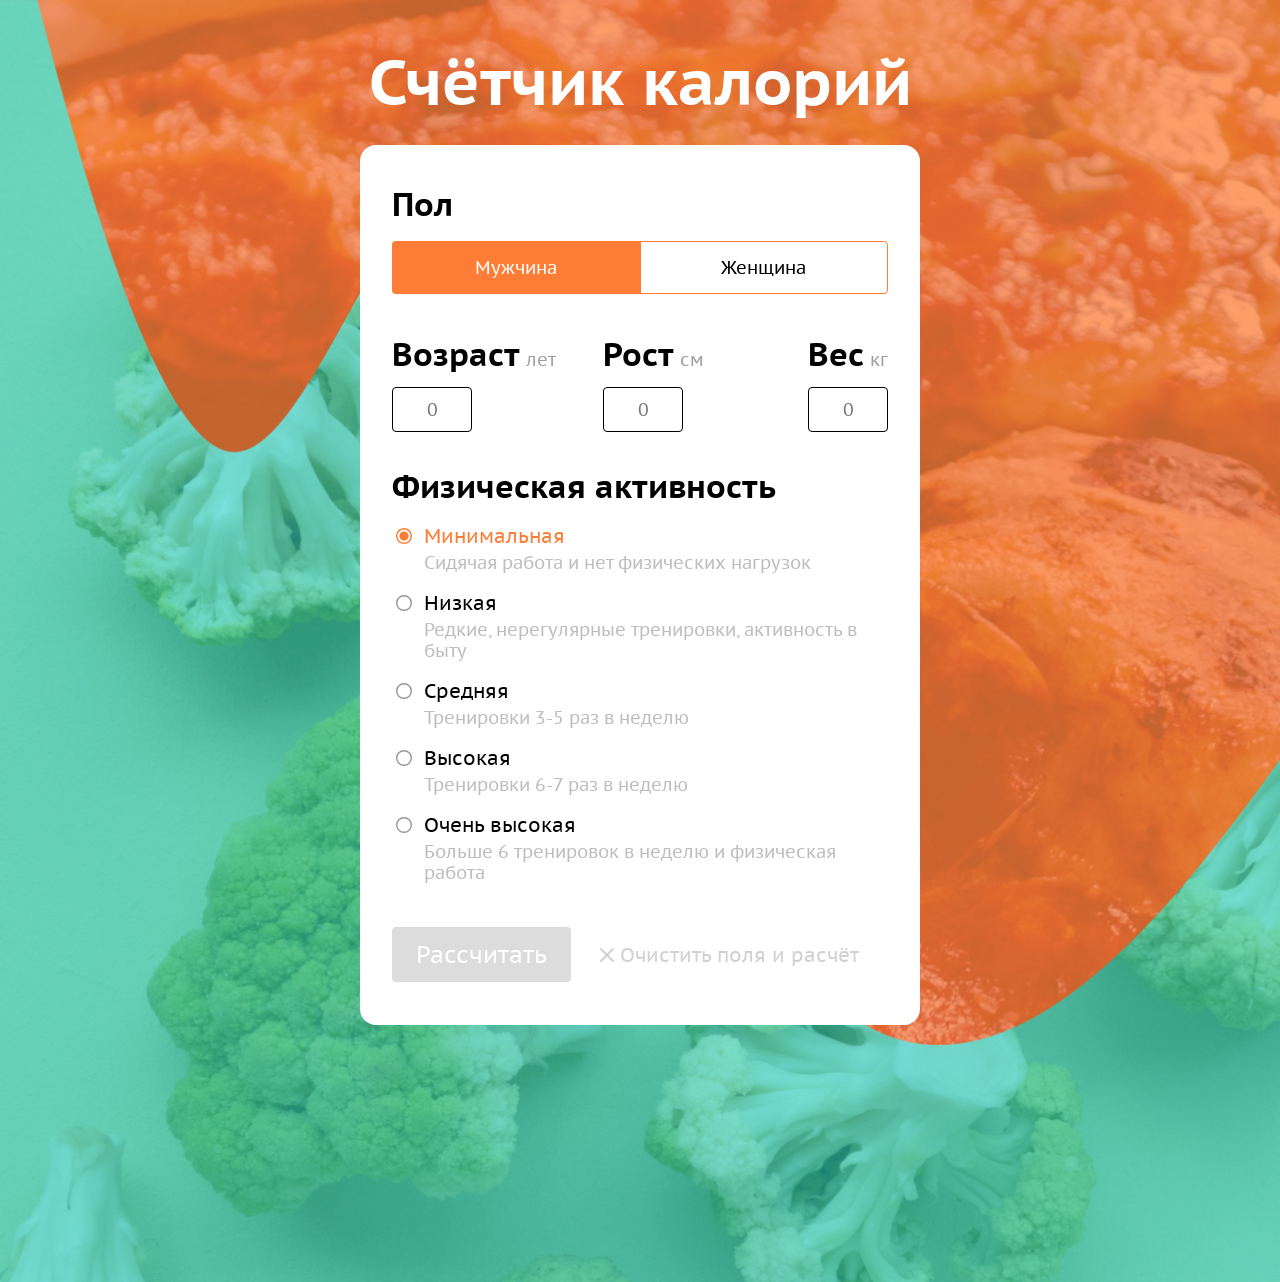
<file: DIPLOM calorie counter/index.html>
<!DOCTYPE html>
<html lang="ru">
<head>
  <meta charset="UTF-8">
  <meta http-equiv="X-UA-Compatible" content="ie=edge">
  <meta name="viewport" content="width=device-width, initial-scale=1.0, viewport-fit=cover">
  <link rel="preload" href="fonts/pt-sans-caption-bold.woff2" as="font" type="font/woff2" crossorigin="anonymous">
  <link rel="preload" href="fonts/pt-sans-caption-regular.woff2" as="font" type="font/woff2" crossorigin="anonymous">
  <link rel="stylesheet" href="css/normalize.css">
  <link rel="stylesheet" href="css/style.css">
  <title>Счётчик калорий</title>
</head>
<body class="page">
  <main class="main">
    <div class="container">
      <article class="counter">
        <h1 class="counter__heading heading-main">
          Счётчик калорий
        </h1>
        <form class="counter__form form" name="counter" action="#" method="post">
          <div class="form__item">
            <h2 class="heading">
              Пол
            </h2>
            <ul class="switcher">
              <li class="switcher__item">
                <input id="gender-male" name="gender" value="male" type="radio" checked required>
                <label for="gender-male">
                  Мужчина
                </label>
              </li>
              <li class="switcher__item">
                <input id="gender-female" name="gender" value="female" type="radio" required>
                <label for="gender-female">
                  Женщина
                </label>
              </li>
            </ul>
          </div>
          <fieldset class="form__item form__parameters" name="parameters">
            <legend class="visually-hidden">
              Физические параметры
            </legend>
            <div class="inputs-group">
              <div class="input">
                <div class="input__heading">
                  <label class="heading" for="age">
                    Возраст
                  </label>
                  <span class="input__heading-unit">
                    лет
                  </span>
                </div>
                <div class="input__wrapper">
                  <input type="text" id="age" name="age" placeholder="0" inputmode="decimal" maxlength="3" required>
                </div>
              </div>
              <div class="input">
                <div class="input__heading">
                  <label class="heading" for="height">
                    Рост
                  </label>
                  <span class="input__heading-unit">
                    см
                  </span>
                </div>
                <div class="input__wrapper">
                  <input type="text" id="height" name="height" placeholder="0" inputmode="decimal" maxlength="3" required>
                </div>
              </div>
              <div class="input">
                <div class="input__heading">
                  <label class="heading" for="weight">
                    Вес
                  </label>
                  <span class="input__heading-unit">
                    кг
                  </span>
                </div>
                <div class="input__wrapper">
                  <input type="text" id="weight" name="weight" placeholder="0" inputmode="decimal" maxlength="3" required>
                </div>
              </div>
            </div>
          </fieldset>
          <fieldset class="form__item">
            <legend class="heading">
              Физическая активность
            </legend>
            <ul class="radios-group">
              <li class="radio">
                <div class="radio__wrapper">
                  <input id="activity-minimal" name="activity" value="min" type="radio" checked required>
                  <label for="activity-minimal">
                    Минимальная
                  </label>
                </div>
                <p class="radio__description">
                  Сидячая работа и нет физических нагрузок
                </p>
              </li>
              <li class="radio">
                <div class="radio__wrapper">
                  <input id="activity-low" name="activity" value="low" type="radio" required>
                  <label for="activity-low">
                    Низкая
                  </label>
                </div>
                <p class="radio__description">
                  Редкие, нерегулярные тренировки, активность в быту
                </p>
              </li>
              <li class="radio">
                <div class="radio__wrapper">
                  <input id="activity-medium" name="activity" value="medium" type="radio" required>
                  <label for="activity-medium">
                    Средняя
                  </label>
                </div>
                <p class="radio__description">
                  Тренировки 3-5 раз в неделю
                </p>
              </li>
              <li class="radio">
                <div class="radio__wrapper">
                  <input id="activity-high" name="activity" value="high" type="radio" required>
                  <label for="activity-high">
                    Высокая
                  </label>
                </div>
                <p class="radio__description">
                  Тренировки 6-7 раз в неделю
                </p>
              </li>
              <li class="radio">
                <div class="radio__wrapper">
                  <input id="activity-maximal" name="activity" value="max" type="radio" required>
                  <label for="activity-maximal">
                    Очень высокая
                  </label>
                </div>
                <p class="radio__description">
                  Больше 6 тренировок в неделю и физическая работа
                </p>
              </li>
            </ul>
          </fieldset>
          <div class="form__submit">
            <button class="form__submit-button button" name="submit" type="submit" disabled>
              Рассчитать
            </button>
            <button class="form__reset-button" name="reset" type="reset" disabled>
              <svg width="24" height="24" viewbox="0 0 24 24" fill="#FD3636" xmlns="http://www.w3.org/2000/svg">
                <path fill-rule="evenodd" clip-rule="evenodd" d="M13.4143 12.0002L18.7072 6.70725C19.0982 6.31625 19.0982 5.68425 18.7072 5.29325C18.3162 4.90225 17.6842 4.90225 17.2933 5.29325L12.0002 10.5862L6.70725 5.29325C6.31625 4.90225 5.68425 4.90225 5.29325 5.29325C4.90225 5.68425 4.90225 6.31625 5.29325 6.70725L10.5862 12.0002L5.29325 17.2933C4.90225 17.6842 4.90225 18.3162 5.29325 18.7072C5.48825 18.9022 5.74425 19.0002 6.00025 19.0002C6.25625 19.0002 6.51225 18.9022 6.70725 18.7072L12.0002 13.4143L17.2933 18.7072C17.4882 18.9022 17.7443 19.0002 18.0002 19.0002C18.2562 19.0002 18.5122 18.9022 18.7072 18.7072C19.0982 18.3162 19.0982 17.6842 18.7072 17.2933L13.4143 12.0002Z"/>
              </svg>
              <span>
                Очистить поля и расчёт
              </span>
            </button>
          </div>
        </form>
        <section class="counter__result counter__result--hidden">
          <h2 class="heading">
            Ваша норма калорий
          </h2>
          <ul class="counter__result-list">
            <li class="counter__result-item">
              <h3>
                <span id="calories-norm">3 800</span> ккал
              </h3>
              <p>
                поддержание веса
              </p>
            </li>
            <li class="counter__result-item">
              <h3>
                <span id="calories-minimal">3 300</span> ккал
              </h3>
              <p>
                снижение веса
              </p>
            </li>
            <li class="counter__result-item">
              <h3>
                <span id="calories-maximal">4 000</span> ккал
              </h3>
              <p>
                набор веса
              </p>
            </li>
          </ul>
        </section>
      </article>
    </div>
  </main>
  <script type="module" src="js/script.js"></script>
</body>
</html>
</file>
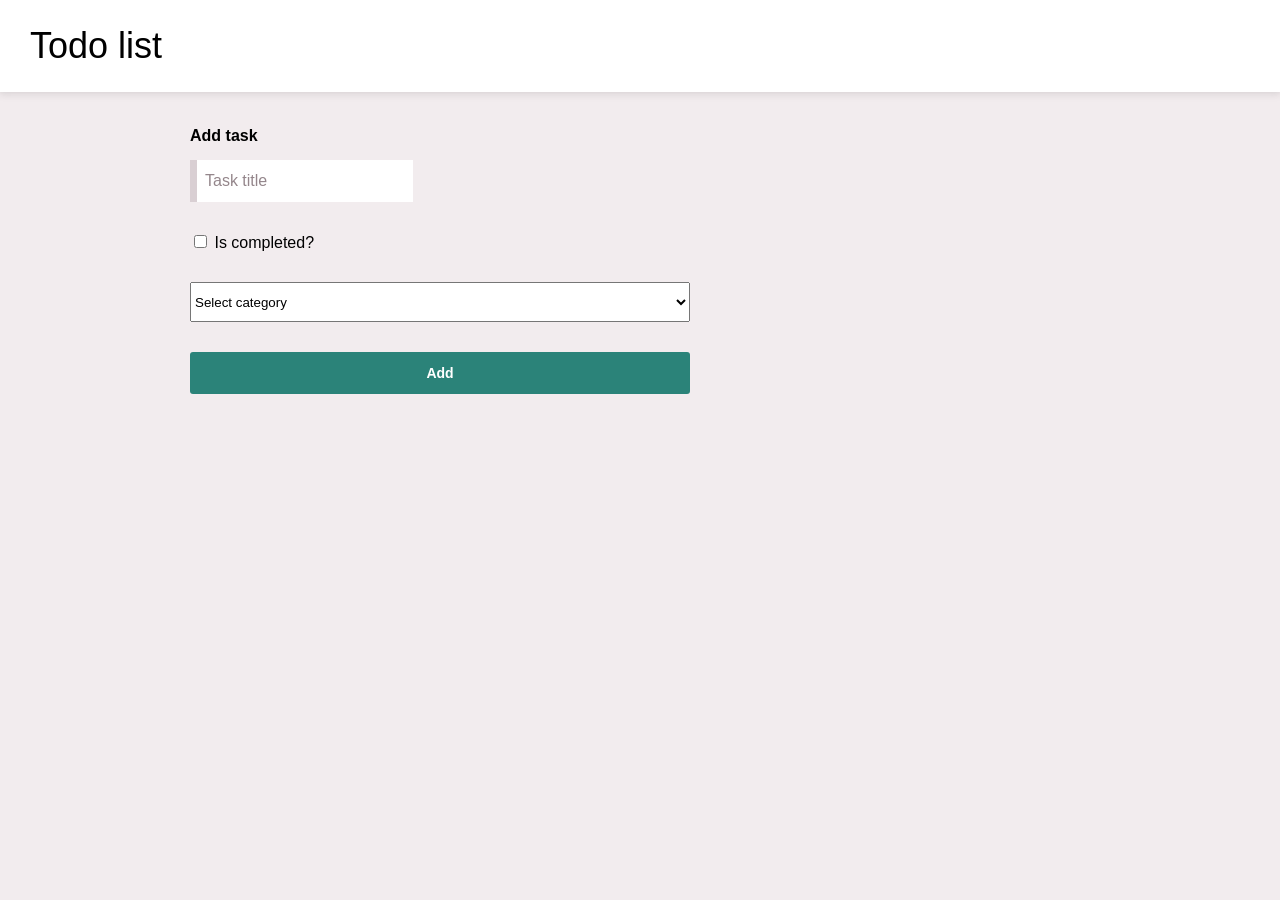
<file: task 15.05.22/todo/index.html>
<!DOCTYPE html>
<html lang="en">
<head>
    <meta charset="UTF-8">
    <meta http-equiv="X-UA-Compatible" content="IE=edge">
    <meta name="viewport" content="width=device-width, initial-scale=1.0">
    <title>Document</title>
    <link rel="stylesheet" href="css/style.css">
</head>
<body>

  <nav class="navbar">
    <h1 class="nav-brand">Todo list</h1>
  </nav>
  
  <main class="container">
    <form id="todo-list-form">
      <div>
        <label class="label" for="component-name">Add task</label>
        <input type="string" class="input" required placeholder="Task title" id="todo-title">
      </div>
      <label>
        <input type="checkbox" id="todo-completed" value="" /> Is completed?
      </label>
      <select required id="todo-category">
        <option value="">Select category</option>
        <option value="work">Work</option>
        <option value="personal">Personal</option>
      </select>
      <input type="submit" class="btn btn-default" value="Add" />
    </form>
    <ul id="todo-list"></ul>
  </main>
  <script type="module" src="js/index.js"></script>
      
  <!-- <script type="module" src="js/index.js"></script> -->
</body>
</html>
</file>
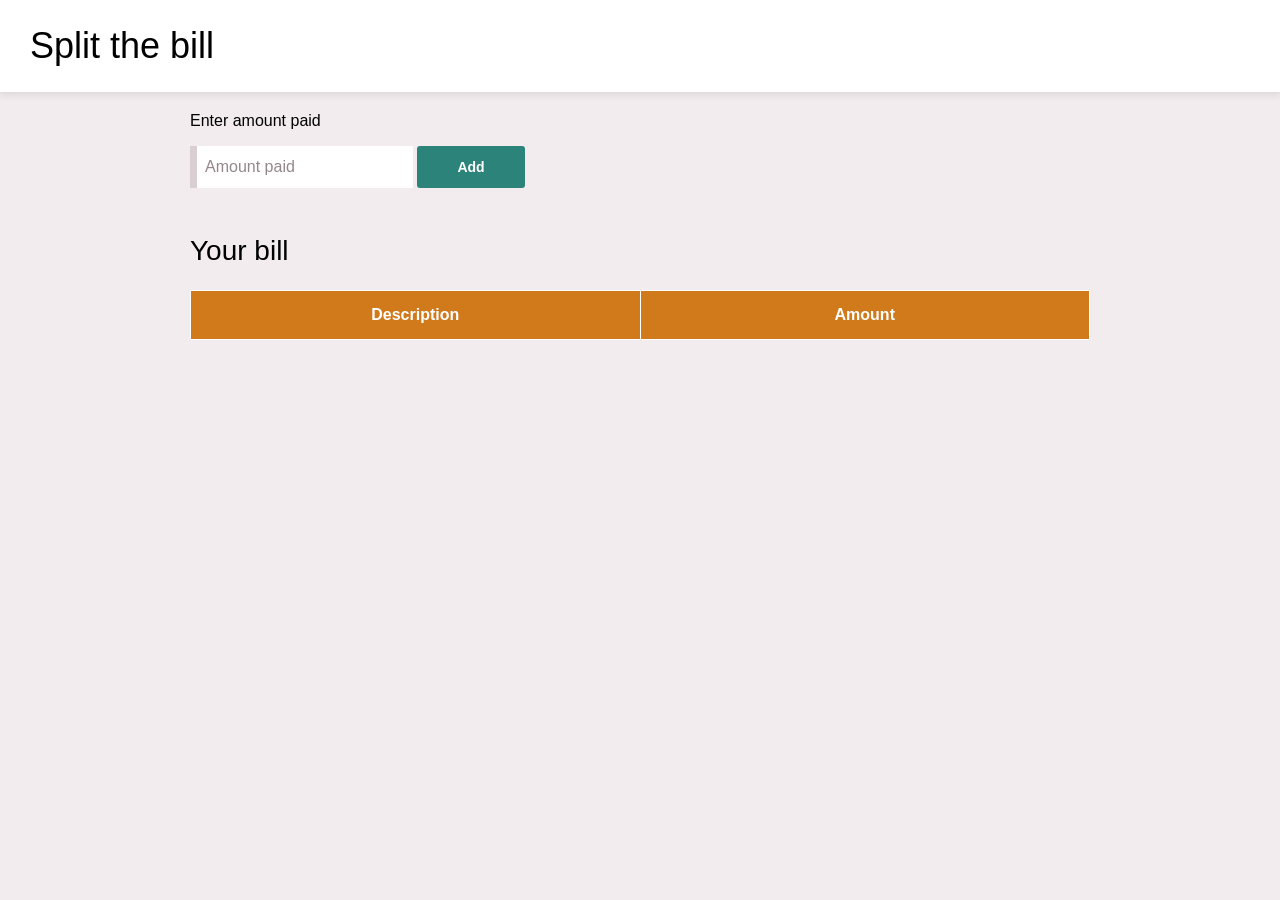
<file: task 22.05.22/bill/index.html>
<!DOCTYPE html>
<html lang="en">
<head>
    <meta charset="UTF-8">
    <meta http-equiv="X-UA-Compatible" content="IE=edge">
    <meta name="viewport" content="width=device-width, initial-scale=1.0">
    <title>Document</title>
    <link rel="stylesheet" href="css/style.css">
</head>
<body>

  
  <nav class="navbar">
    <h1 class="nav-brand">Split the bill</h1>
  </nav>
  
  <main class="container">
    <form id="amount-form">
      <label class="label" for="component-name">Enter amount paid</label>
      <input type="number" class="input" placeholder="Amount paid" id="amount" autocomplete="off">
      <input type="submit" class="btn btn-accent" value="Add" />
    </form>
  
    <div class="table-container">
      <h2>Your bill</h2>
      <table class="table" border="1">
        <thead>
          <tr>
            <th width="50%">Description</th>
            <th>Amount</th>
          </tr>
        </thead>
        <tbody id="tbody">
        </tbody>
      </table>
    </div>
  </main>
  <script type="module" src="js/index.js"></script>
      
  <!-- <script type="module" src="js/index.js"></script> -->
</body>
</html>
</file>
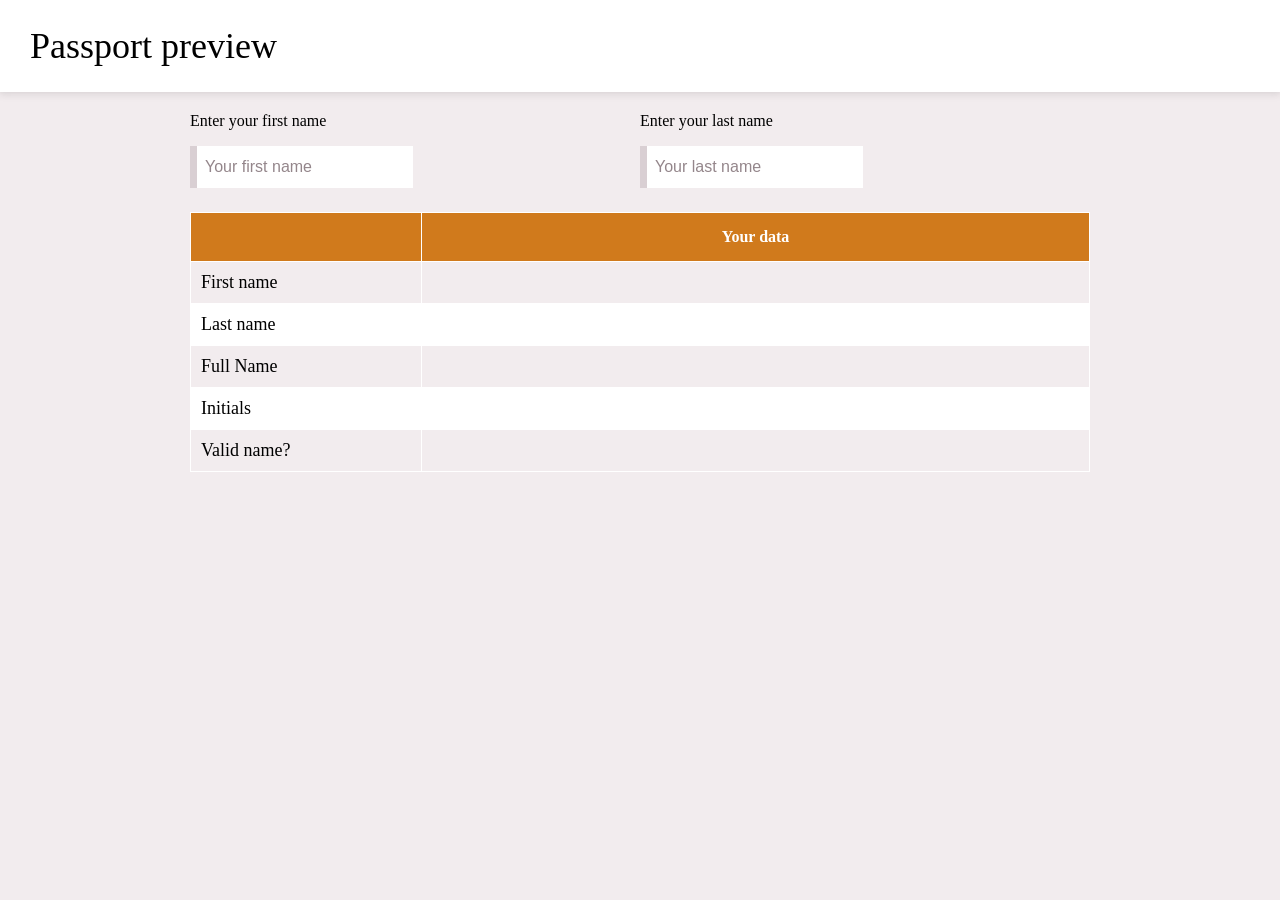
<file: task 22.05.22/passport/index.html>
<!DOCTYPE html>
<html lang="en">
<head>
    <meta charset="UTF-8">
    <meta http-equiv="X-UA-Compatible" content="IE=edge">
    <meta name="viewport" content="width=device-width, initial-scale=1.0">
    <title>Document</title>
    <link rel="stylesheet" href="css/style.css">
</head>
<body>

  
  <nav class="navbar">
    <h1 class="nav-brand">Passport preview</h1>
  </nav>
  
  <main class="container">
    <div class="names-input">
      <div>
        <label class="label" for="component-name">Enter your first name</label>
        <input type="text" class="input" placeholder="Your first name" id="first-name" autocomplete="off">
      </div>
      <div>
        <label class="label" for="component-name">Enter your last name</label>
        <input type="text" class="input" placeholder="Your last name" id="last-name" autocomplete="off">
      </div>
    </div>
  
    <div class="table-container">
      <table class="table" border="1">
        <thead>
          <tr>
            <th width="200px"></th>
            <th>Your data</th>
          </tr>
        </thead>
        <tbody>
          <tr>
            <td>First name</td>
            <td id="answer1"></td>
          </tr>
          <tr>
            <td>Last name</td>
            <td id="answer2"></td>
          </tr>
          <tr>
            <td>Full Name</td>
            <td id="answer3"></td>
          </tr>
          <tr>
            <td>Initials</td>
            <td id="answer4"></td>
          </tr>
          <tr>
            <td>Valid name?</td>
            <td id="answer5"></td>
          </tr>
        </tbody>
      </table>
    </div>
  </main>
  <script type="module" src="js/index.js"></script>
      
  <!-- <script type="module" src="js/index.js"></script> -->
</body>
</html>
</file>
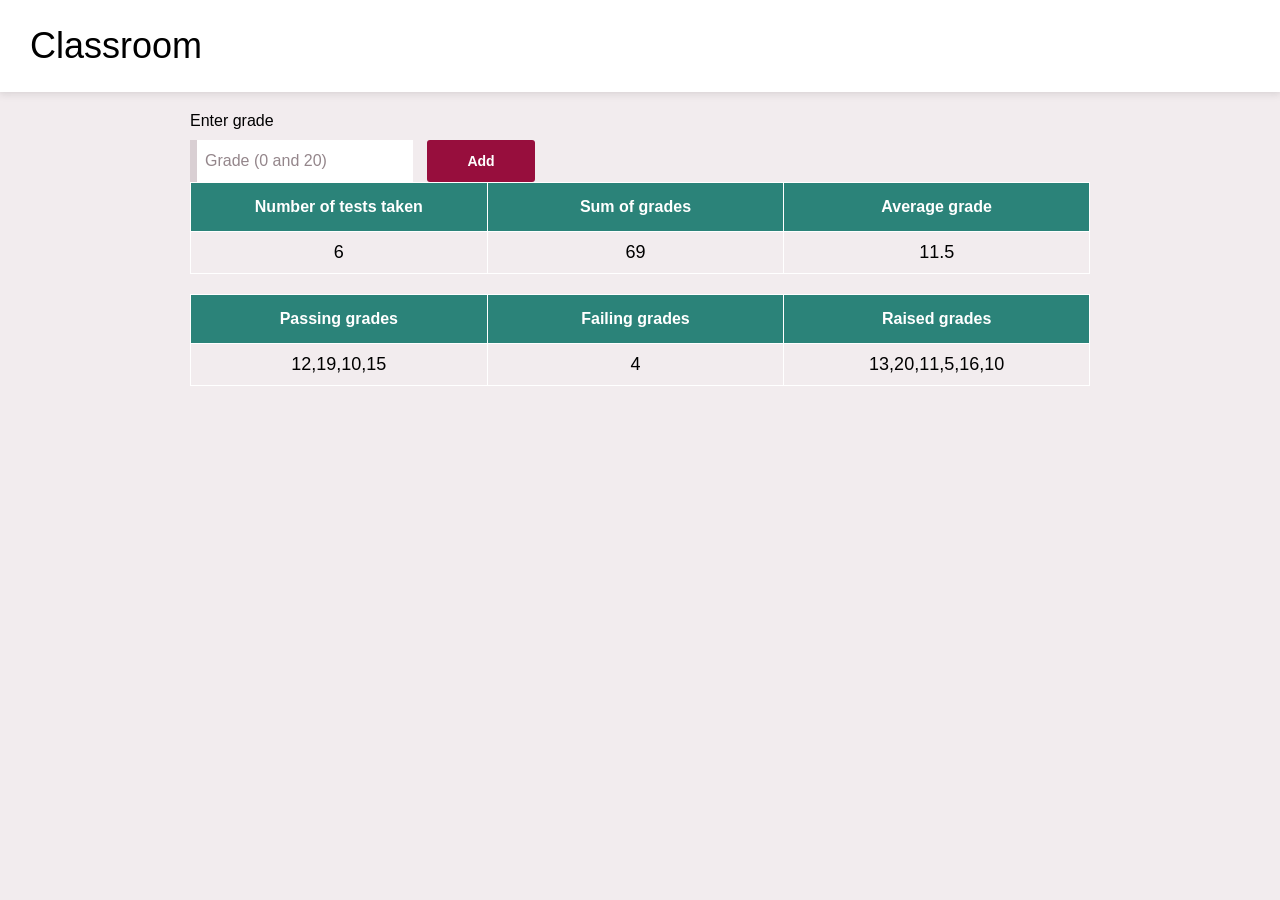
<file: task 29.05.22/project. Подсчет оценок/index.html>
<!DOCTYPE html>
<html lang="en">
<head>
    <meta charset="UTF-8">
    <meta http-equiv="X-UA-Compatible" content="IE=edge">
    <meta name="viewport" content="width=device-width, initial-scale=1.0">
    <title>Document</title>
    <link rel="stylesheet" href="css/style.css">
</head>
<body>

  
  <nav class="navbar">
    <h1 class="nav-brand">Classroom</h1>
  </nav>
  
  <main class="container">
    <form id="grades-form">
      <label class="label" for="component-name">Enter grade</label>
      <input type="number" min="0" max="20" class="input" required placeholder="Grade (0 and 20)" id="your-grade">
      <input type="submit" class="btn btn-accent" value="Add" />
    </form>
  
    <table border="1" id="stats-table" class="table table-center">
      <thead>
        <tr>
          <th width="33%">Number of tests taken</th>
          <th width="33%">Sum of grades</th>
          <th>Average grade</th>
        </tr>
      </thead>
      <tbody></tbody>
    </table>
    <table border="1" id="stats-table2" class="table table-center">
      <thead>
        <tr>
          <th width="33%">Passing grades</th>
          <th width="33%">Failing grades</th>
          <th>Raised grades</th>
        </tr>
      </thead>
      <tbody></tbody>
    </table>
  </main>
  <script type="module" src="js/index.js"></script>
      
  <!-- <script type="module" src="js/index.js"></script> -->
</body>
</html>
</file>
<file: DIPLOM calorie counter/css/style.css>
/*
* Prefixed by https://autoprefixer.github.io
* PostCSS: v7.0.29,
* Autoprefixer: v9.7.6
* Browsers: last 2 version
*/

@font-face {
  font-style: normal;
  font-weight: 700;
  font-family: "PT Sans Caption";

  font-display: swap;
  src:
    url("../fonts/pt-sans-caption-bold.woff2") format("woff2"),
    url("../fonts/pt-sans-caption-bold.woff") format("woff");
}

@font-face {
  font-style: normal;
  font-weight: 400;
  font-family: "PT Sans Caption";

  font-display: swap;
  src:
    url("../fonts/pt-sans-caption-regular.woff2") format("woff2"),
    url("../fonts/pt-sans-caption-regular.woff") format("woff");
}

*,
*::before,
*::after {
  -webkit-box-sizing: border-box;
  box-sizing: border-box;
}

:root {
  --color-gray-darkest: #7b7b7b;
  --color-gray-dark: #7e7e7e;
  --color-gray: #9e9e9e;
  --color-gray-light: #bdbdbd;
  --color-gray-lighter: #d1d1d1;
  --color-gray-lightest: #dcdcdc;
  --color-text-black: #000000;
  --color-text-white: #ffffff;
  --color-background-main: #ffffff;
  --color-accent: #fd7d36;
  --color-accent-hover: #ff9e68;
  --color-accent-active: #ff7528;
  --color-warning: #fd3636;
  --color-warning-hover: #ff8484;
}

html,
body {
  height: 100%;
  margin: 0;
  padding: 0;
}

html {
  min-width: 1160px;
}

body {
  width: 100%;

  font-size: 18px;
  line-height: 21px;
  font-family: "PT Sans Caption", "Arial", sans-serif;
  color: var(--color-text-black);
}

.page {
  display: -webkit-box;
  display: -ms-flexbox;
  display: flex;
  -webkit-box-orient: vertical;
  -webkit-box-direction: normal;
  -ms-flex-direction: column;
  flex-direction: column;
}

.main {
  flex: 1 0 auto;
  -webkit-box-flex: 1;
  -ms-flex: 1 0 auto;

  background-image: url("../img/main-background.jpg");
  background-position: 0 0;
  background-repeat: no-repeat;
  background-size: cover;
  background-color: var(--color-accent);
}


.header,
.footer {
  -ms-flex-negative: 0;
  flex-shrink: 0;
}

img,
video {
  display: block;
  max-width: 100%;
  height: auto;
}

a {
  color: inherit;
  text-decoration: none;
}

/* firefox placeholder \ invalid fix + ios bdrs */
input,
textarea {
  border-radius: 0;
}

input::placeholder,
textarea::placeholder {
  opacity: 1;
}

input:invalid,
textarea:invalid {
  box-shadow: none;
}

/* input[number] arrows removal */
input::-webkit-outer-spin-button,
input::-webkit-inner-spin-button {
  margin: 0;

  appearance: none;
}

/* ios inputs reset */
select,
textarea,
input:matches([type="email"],
  [type="number"],
  [type="password"],
  [type="search"],
  [type="tel"],
  [type="text"],
  [type="url"]) {
  appearance: none;
}

input[type="number"] {
  appearance: textfield;
}

.visually-hidden {
  position: absolute;

  width: 1px;
  height: 1px;
  margin: -1px;
  padding: 0;
  overflow: hidden;

  white-space: nowrap;

  border: 0;

  clip: rect(0 0 0 0);
  -webkit-clip-path: inset(100%);
  clip-path: inset(100%);
}

.container {
  width: 100%;
  max-width: 1160px;
  margin: 0 auto;
  padding-right: 300px;
  padding-left: 300px;
}

.container--no-padding {
  padding-right: 0;
  padding-left: 0;
}

.heading-main,
.heading {
  margin: 0;

  font-family: "PT Sans Caption", "Arial", sans-serif;
  font-weight: 700;
  font-style: normal;
}

.heading-main {
  font-size: 64px;
  line-height: 83px;
}

.heading {
  font-size: 32px;
  line-height: 41px;
}

.counter {
  padding-top: 40px;
  padding-bottom: 50px;
}

.counter__heading {
  margin: 0;
  margin-bottom: 22px;

  color: var(--color-text-white);
  text-align: center;
}

.counter__form,
.counter__result {
  padding: 32px 32px;

  background-color: var(--color-background-main);
}

.counter__form {
  margin-bottom: 20px;
  padding-top: 39px;
  padding-bottom: 43px;

  border-radius: 16px;
}

.counter__result {
  opacity: 1;
  visibility: visible;
  border-radius: 12px;

  transition: 0.6s ease;
  transition-property: opacity, visibility;
}

.counter__result--hidden {
  opacity: 0;
  visibility: hidden;
}

.counter__result > .heading {
  margin-bottom: 12px;

  color: var(--color-accent);
}

.counter__result-list {
  display: flex;
  justify-content: space-between;
  margin: 0;
  padding: 0;

  list-style: none;
}

.counter__result-item {
  max-width: 124px;
}

.counter__result-item h3 {
  margin: 0;
  margin-bottom: 2px;

  font-weight: 700;
  font-size: 20px;
  line-height: 26px;
}

.counter__result-item p {
  margin: 0;

  color: var(--color-gray-dark);
}

.switcher {
  display: flex;
  align-items: stretch;
  margin: 0;
  padding: 0;

  font-family: "PT Sans Caption", "Arial", sans-serif;
  font-weight: 400;
  font-size: 18px;
  line-height: 23px;
  text-align: center;

  border-radius: 4px;
  list-style: none;
}

.switcher__item {
  flex: 1 1 0;
}

.switcher__item + .switcher__item {
  margin-left: -1px;
}

.switcher__item:first-of-type label {
  border-top-left-radius: 4px;
  border-bottom-left-radius: 4px;
}

.switcher__item:last-of-type label {
  border-top-right-radius: 4px;
  border-bottom-right-radius: 4px;
}

.switcher__item:only-child label {
  border-radius: 4px;
}

.switcher__item label {
  position: relative;
  z-index: 2;

  display: flex;
  justify-content: center;
  align-items: center;
  text-align: center;
  padding: 14px;

  color: var(--color-text-black);

  user-select: none;
  cursor: pointer;
  border: solid 0.5px var(--color-accent);
  background-color: transparent;
  transition: 0.3s ease;
  transition-property: color, border, background, z-index, margin;
}

.switcher__item input[type="radio"] {
  position: absolute;

  width: 1px;
  height: 1px;
  margin: -1px;
  padding: 0;
  overflow: hidden;

  white-space: nowrap;

  border: 0;

  clip: rect(0 0 0 0);
  -webkit-clip-path: inset(100%);
  clip-path: inset(100%);
}

.switcher__item label:hover {
  z-index: 3;

  color: var(--color-accent);
}

.switcher__item input[type="radio"]:checked + label {
  z-index: 0;

  color: var(--color-text-white);

  border-color: transparent;
  background-color: var(--color-accent);
}

.switcher__item input[type="radio"]:checked + label:hover {
  color: var(--color-text-white);
}

.input {
  width: fit-content;
}

.input__heading {
  display: flex;
  align-items: flex-end;
  margin: 0;
  margin-bottom: 12px;
}

.input__heading label {
  cursor: pointer;
}

.input__heading-unit {
  margin: 0;
  margin-left: 6px;

  font-weight: 400;
  font-size: 18px;
  line-height: 30px;
  color: var(--color-gray);
}

.input__wrapper {
  display: flex;
  width: 80px;
  margin: 0;
}

.input__wrapper input {
  width: 100%;
  margin: 0;
  padding: 10px 5px;

  font-weight: 400;
  font-size: 18px;
  line-height: 23px;
  text-align: center;
  color: var(--color-text-black);

  outline: none;
  border-radius: 4px;
  border: 0.5px solid currentColor;
  background: transparent;

  transition: 0.3s ease;
  transition-property: color, border;
}

.input__wrapper input::placeholder {
  color: var(--color-gray-darkest);

  transition: 0.3s ease;
  transition-property: color;
}

.input__wrapper input:hover,
.input__wrapper input:active,
.input__wrapper input:focus {
  border-color: var(--color-accent);
}

.input__wrapper input:hover::placeholder,
.input__wrapper input:active::placeholder {
  color: var(--color-text-black);
}

.input__wrapper input:focus::placeholder {
  color: transparent;
}

.inputs-group {
  display: flex;
  align-items: flex-start;
  margin: 0;
  padding: 0;

  list-style: none;
}

.inputs-group .input:nth-child(2) {
  margin-left: 47px;
  margin-right: auto;
}

.radio__wrapper {
  width: fit-content;
}

.radio__wrapper label {
  display: flex;
  align-items: flex-start;

  font-size: 20px;
  line-height: 26px;

  cursor: pointer;
  transition: 0.3s ease;
  transition-property: color, box-shadow;
}

.radio__wrapper input[type="radio"] {
  position: absolute;

  width: 1px;
  height: 1px;
  margin: -1px;
  padding: 0;
  overflow: hidden;

  white-space: nowrap;

  border: 0;

  clip: rect(0 0 0 0);
  -webkit-clip-path: inset(100%);
  clip-path: inset(100%);
}

.radio__wrapper label::before {
  content: "";

  flex-shrink: 0;
  display: block;
  width: 32px;
  height: 24px;
  margin-top: 1px;
  padding-right: 8px;

  background-image: url("../img/icon-radio-empty.svg");
  background-position: 0 0;
  background-repeat: no-repeat;
  background-size: 24px 24px;

  cursor: pointer;
  transition: 0.3s ease;
  transition-property: background;
}

.radio__wrapper input[type="radio"]:checked + label::before {
  background-image: url("../img/icon-radio-checked.svg");
}

.radio__wrapper label:hover,
.radio__wrapper input[type="radio"]:checked + label {
  color: var(--color-accent);
}

.radio__description {
  margin: 0;
  margin-left: 32px;
  margin-top: 3px;
  padding-bottom: 2px;

  color: var(--color-gray-light);
}

.radios-group {
  max-width: 94%;
  margin: 0;
  padding: 0;

  list-style: none;
}

.radios-group .radio {
  margin-bottom: 15px;
}

.radios-group .radio:last-child {
  margin-bottom: 0;
}

.button {
  padding: 20px 24px;

  font-family: "PT Sans Caption", "Arial", sans-serif;
  font-weight: 400;
  font-size: 24px;
  line-height: 15px;
  color: var(--color-text-white);

  cursor: pointer;
  outline: none;
  border: none;
  border-radius: 4px;
  background-color: var(--color-accent);
  transition: 0.3s ease;
  transition-property: background;
}

.button:hover,
.button:focus {
  background-color: var(--color-accent-hover);
}

.button:active {
  background-color: var(--color-accent-active);
}

.button:disabled {
  cursor: not-allowed;
  background-color: var(--color-gray-lightest);
}

.form__item {
  margin: 0;
  margin-bottom: 40px;
  padding: 0;

  border: none;
}

.form__item > .heading {
  margin-bottom: 16px;
}

.form__parameters {
  margin-bottom: 34px;
}

.form__submit {
  display: flex;
  align-items: center;
  margin-top: 42px;
}

.form__item:last-child {
  margin-bottom: 0;
}

.form__reset-button {
  display: inline-flex;
  align-items: center;
  margin: 0;
  margin-left: 24px;
  padding: 0;

  font-size: 20px;
  line-height: 16px;
  color: var(--color-warning);

  border: none;
  outline: none;
  cursor: pointer;
  background-color: transparent;
  transition: 0.3s ease;
  transition-property: color, box-shadow;
}

.form__reset-button svg {
  flex-shrink: 0;
  margin-right: 1px;

  fill: currentColor;
}

.form__reset-button:hover,
.form__reset-button:focus,
.form__reset-button:active {
  color: var(--color-warning-hover);

  outline: none;
}

.form__reset-button:disabled {
  color: var(--color-gray-lighter);

  cursor: not-allowed;
}
</file>
<file: task 15.05.22/todo/css/style.css>
:root {
	--white: #fff;
	--black: #000;
	
	/* Primary colors*/
	--primary-1: #2b8379;
	--primary-2: #19a596;
	--primary-3: #7fd1c7;
	--primary-4: #7fd1c7;
	--primary-5: #d0f3ef;
	
	/* Neutral colors */
	--neutral-1: #2c2c2c;
	--neutral-2: #434343;
	--neutral-3: #94868b;
	--neutral-4: #d9cfd3;
	--neutral-5: #f2ecee;
	
	/* Accent-blue colors */
	--accent-1: #970e3d;
	--accent-2: #c43464;
	--accent-3: #de7699;
	--accent-4: #e6c3ce;
	--accent-5: #fff2f7;
}

body {
	font-family: "Open-Sans", sans-serif;
  background-color: var(--neutral-5);
  margin: 0;
}

h1 {
  font-size: 36px;
  font-weight: 600;
}

h2 {
  font-size: 28px;
  font-weight: 500;
}

h3 {
  font-size: 24px;
  font-weight: normal;
}

p {
  line-height: 30px;
  font-size: 18px;
}

a {
  color: var(--primary-2);
  font-weight: bold;
  text-decoration: none;
}

a:hover {
  text-decoration: underline;
}

.rounded {
  border-radius: 30px;
}

.container {
  max-width: 900px;
  margin: 0 auto;
  padding: 0 20px;
}

/* BUTTONS */
.btn {
  border-radius: 3px;
  display: inline-block;
  cursor: pointer;
  font-size: 14px;
  font-weight: 600;
  padding: 13px 40px;
  border: 0;
  transition: background-color 200ms, color 200ms;
}

.btn-default {
  color: var(--white);
  background-color: var(--primary-1);
}

.btn-default:hover,
.btn-outline:hover {
  color: var(--white);
  background-color: var(--primary-2);
  text-decoration: none;
}

.btn-default:active,
.btn-outline:active {
  color: var(--primary-1);
  background-color: var(--primary-4);
}

.btn-default[disabled],
.btn-outline[disabled] {
  color: var(--primary-4);
  background-color: var(--primary-5);
  cursor: default;
}

.btn-accent {
  color: var(--white);
  background-color: var(--accent-1);
}

.btn-accent:hover {
  color: var(--white);
  background-color: var(--accent-2);
  text-decoration: none;
}

.btn-accent:active {
  color: var(--accent-1);
  background-color: var(--accent-4);
}

.btn-accent[disabled] {
  color: var(--accent-4);
  background-color: var(--accent-5);
  cursor: default;
}

.btn-outline {
  color: var(--primary-1);
  background-color: var(--primary-4);
  border: var(--primary-1) 2px solid;
  box-shadow: 1px 1px 7px #c4c4c4;
  padding: 8px 25px;
  border-radius: 10px;
}

/* FORMS */
.form h2 {
  font-size: 24px;
  font-weight: 400;
}

.form h3 {
  font-size: 20px;
  font-weight: 300;
  margin-bottom: 15px;
}

.form-section {
  border-bottom: var(--neutral-4) solid 1px;
  margin-bottom: 20px;
}

.input-required {
  color: var(--primary-2);
  text-decoration: none;
  font-weight: bold;
  padding: 0 1px;
}

.label {
  display: block;
  font-weight: 500;
}

.input {
  font-size: 16px;
  padding: 0.75em 0.5em;
  min-width: 200px;
  border: none;
  border-left: 7px solid var(--neutral-4);
  transition: border-left-color 160ms;
  background-color: white;
}

::placeholder {
  color: var(--neutral-3);
}

.input:focus {
  outline: none;
  border-left: 7px solid var(--primary-1);
}

/* NAVBAR */
.navbar {
  background-color: white;
  padding: 10px;
  box-shadow: 0px 3px 7px 1px rgba(0, 0, 0, 0.07),
      0px -3px 7px 1px rgba(0, 0, 0, 0.07);
  display: flex;
  align-items: center;
  justify-content: space-between;
  margin-bottom: 20px;
}

.nav-brand {
  font-weight: 450;
  text-decoration: none;
  padding-left: 20px;
  margin-top: 15px;
  margin-bottom: 15px;
  color: initial;
}

.table {
  width: 100%;
  border-collapse: collapse;
}

.table thead {
  background-color: var(--primary-1);
  color: white;
  border: 1px solid white;
}

.table th {
  padding: 15px;
}

.table td {
  padding: 10px;
}

.table tbody {
  font-size: 18px;
  border: 1px solid white;
}

.table tbody tr:nth-child(2n) {
  background-color: white;
}

.table tbody tr:nth-child(2n + 1) {
  background-color: var(--neutral-5);
}

.table-center {
  text-align: center;
}

select {
  height: 40px;
}

.label {
  font-weight: bold;
  display: block;
  margin: 15px 0px;
}

#todo-list-form {
  display: grid;
  grid-template-columns: minmax(auto, 500px);
  grid-template-rows: auto;
  grid-gap: 30px 50px;
}

#todo-list {
  margin: 20px 0;
  padding-left: 0;
  list-style: none;
}

#todo-list .card {
  background-color: white;
  padding: 10px 20px;
  border: 1px solid lightgray;
  border-radius: 3px;
  display: inline-block;
  margin: 5px 0;
}
</file>
<file: task 22.05.22/bill/css/style.css>
:root {
    --white: #fff;
    --black: #000;
  
    /* Primary colors*/
    --primary-1: #D07A1C;
    --primary-2: #E79E4F;
    --primary-3: #E1B98E;
    --primary-4: #F8D9B7;
    --primary-5: #FCF0E3;
  
    /* Neutral colors */
    --neutral-1: #2c2c2c;
    --neutral-2: #434343;
    --neutral-3: #94868b;
    --neutral-4: #d9cfd3;
    --neutral-5: #f2ecee;
  
    /* Accent-blue colors */
    --accent-1: #2b8379;
    --accent-2: #19a596;
    --accent-3: #7fd1c7;
    --accent-4: #7fd1c7;
    --accent-5: #d0f3ef;
  }
  
  body {
    background-color: var(--neutral-5);
    margin: 0;
      font-family: "Open-Sans", sans-serif;
  }
  
  h1 {
    font-size: 36px;
    font-weight: 600;
  }
  
  h2 {
    font-size: 28px;
    font-weight: 500;
  }
  
  h3 {
    font-size: 24px;
    font-weight: normal;
  }
  
  p {
    line-height: 30px;
    font-size: 18px;
  }
  
  a {
    color: var(--primary-2);
    font-weight: bold;
    text-decoration: none;
  }
  
  a:hover {
    text-decoration: underline;
  }
  
  .rounded {
    border-radius: 30px;
  }
  
  .container {
    max-width: 900px;
    margin: 0 auto;
    padding: 0 20px;
  }
  
  /* BUTTONS */
  .btn {
    border-radius: 3px;
    display: inline-block;
    cursor: pointer;
    font-size: 14px;
    font-weight: 600;
    padding: 13px 40px;
    border: 0;
    transition: background-color 200ms, color 200ms;
  }
  
  .btn-default {
    color: var(--white);
    background-color: var(--primary-1);
  }
  
  .btn-default:hover,
  .btn-outline:hover {
    color: var(--white);
    background-color: var(--primary-2);
    text-decoration: none;
  }
  
  .btn-default:active,
  .btn-outline:active {
    color: var(--primary-1);
    background-color: var(--primary-4);
  }
  
  .btn-default[disabled],
  .btn-outline[disabled] {
    color: var(--primary-4);
    background-color: var(--primary-5);
    cursor: default;
  }
  
  .btn-accent {
    color: var(--white);
    background-color: var(--accent-1);
  }
  
  .btn-accent:hover {
    color: var(--white);
    background-color: var(--accent-2);
    text-decoration: none;
  }
  
  .btn-accent:active {
    color: var(--accent-1);
    background-color: var(--accent-4);
  }
  
  .btn-accent[disabled] {
    color: var(--accent-4);
    background-color: var(--accent-5);
    cursor: default;
  }
  
  .btn-outline {
    color: var(--primary-1);
    background-color: var(--primary-4);
    border: var(--primary-1) 2px solid;
    box-shadow: 1px 1px 7px #c4c4c4;
    padding: 8px 25px;
    border-radius: 10px;
  }
  
  /* FORMS */
  .form h2 {
    font-size: 24px;
    font-weight: 400;
  }
  
  .form h3 {
    font-size: 20px;
    font-weight: 300;
    margin-bottom: 15px;
  }
  
  .form-section {
    border-bottom: var(--neutral-4) solid 1px;
    margin-bottom: 20px;
  }
  
  .input-required {
    color: var(--primary-2);
    text-decoration: none;
    font-weight: bold;
    padding: 0 1px;
  }
  
  .label {
    display: block;
    font-weight: 500;
  }
  
  .input {
    font-size: 16px;
    margin-top: 1em;
    margin-bottom: 1.5em;
    padding: 0.75em 0.5em;
    min-width: 200px;
    border: none;
    border-left: 7px solid var(--neutral-4);
    transition: border-left-color 160ms;
    background-color: white;
  }
  
  ::placeholder {
    color: var(--neutral-3);
  }
  
  input:focus {
    outline: none;
    border-left: 7px solid var(--accent-1);
  }
  
  /* NAVBAR */
  .navbar {
    background-color: white;
    padding: 10px;
    box-shadow: 0px 3px 7px 1px rgba(0, 0, 0, 0.07),
        0px -3px 7px 1px rgba(0, 0, 0, 0.07);
    display: flex;
    align-items: center;
    justify-content: space-between;
    margin-bottom: 20px;
  }
  
  .nav-brand {
    font-weight: 450;
    text-decoration: none;
    padding-left: 20px;
    margin-top: 15px;
    margin-bottom: 15px;
    color: initial;
  }
  
  .table {
    width: 100%;
    border-collapse: collapse;
  }
  
  .table thead {
    background-color: var(--primary-1);
    color: white;
    border: 1px solid white;
  }
  
  .table th {
    padding: 15px;
  }
  
  .table td {
    padding: 10px;
  }
  
  .table tbody {
    font-size: 18px;
    border: 1px solid white;
  }
  
  .table tbody tr:nth-child(2n) {
    background-color: white;
  }
  
  .table tbody tr:nth-child(2n + 1) {
    background-color: var(--neutral-5);
  }
</file>
<file: task 22.05.22/passport/css/style.css>
:root {
  --white: #fff;
  --black: #000;

  /* Primary colors*/
  --primary-1: #D07A1C;
  --primary-2: #E79E4F;
  --primary-3: #E1B98E;
  --primary-4: #F8D9B7;
  --primary-5: #FCF0E3;

  /* Neutral colors */
  --neutral-1: #2c2c2c;
  --neutral-2: #434343;
  --neutral-3: #94868b;
  --neutral-4: #d9cfd3;
  --neutral-5: #f2ecee;

  /* Accent-blue colors */
  --accent-1: #970e3d;
  --accent-2: #c43464;
  --accent-3: #de7699;
  --accent-4: #e6c3ce;
  --accent-5: #fff2f7;
}

body {
  background-color: var(--neutral-5);
  margin: 0;
}

h1 {
  font-size: 36px;
  font-weight: 600;
}

h2 {
  font-size: 28px;
  font-weight: 500;
}

h3 {
  font-size: 24px;
  font-weight: normal;
}

p {
  line-height: 30px;
  font-size: 18px;
}

a {
  color: var(--primary-2);
  font-weight: bold;
  text-decoration: none;
}
a:hover {
  text-decoration: underline;
}

.rounded {
  border-radius: 30px;
}

.container {
  max-width: 900px;
  margin: 0 auto;
  padding: 0 20px;
}

/* BUTTONS */
.btn {
  border-radius: 3px;
  display: inline-block;
  cursor: pointer;
  font-size: 14px;
  font-weight: 600;
  padding: 13px 40px;
  border: 0;
  transition: background-color 200ms, color 200ms;
}

.btn-default {
  color: var(--white);
  background-color: var(--primary-1);
}

.btn-default:hover,
.btn-outline:hover {
  color: var(--white);
  background-color: var(--primary-2);
  text-decoration: none;
}

.btn-default:active,
.btn-outline:active {
  color: var(--primary-1);
  background-color: var(--primary-4);
}

.btn-default[disabled],
.btn-outline[disabled] {
  color: var(--primary-4);
  background-color: var(--primary-5);
  cursor: default;
}

.btn-accent {
  color: var(--white);
  background-color: var(--accent-1);
}

.btn-accent:hover {
  color: var(--white);
  background-color: var(--accent-2);
  text-decoration: none;
}

.btn-accent:active {
  color: var(--accent-1);
  background-color: var(--accent-4);
}

.btn-accent[disabled] {
  color: var(--accent-4);
  background-color: var(--accent-5);
  cursor: default;
}

.btn-outline {
  color: var(--primary-1);
  background-color: var(--primary-4);
  border: var(--primary-1) 2px solid;
  box-shadow: 1px 1px 7px #c4c4c4;
  padding: 8px 25px;
  border-radius: 10px;
}

/* FORMS */
.form h2 {
  font-size: 24px;
  font-weight: 400;
}

.form h3 {
  font-size: 20px;
  font-weight: 300;
  margin-bottom: 15px;
}

.form-section {
  border-bottom: var(--neutral-4) solid 1px;
  margin-bottom: 20px;
}

.input-required {
  color: var(--primary-2);
  text-decoration: none;
  font-weight: bold;
  padding: 0 1px;
}

.label {
  display: block;
  font-weight: 500;
}

.input {
  font-size: 16px;
  margin-top: 1em;
  margin-bottom: 1.5em;
  padding: 0.75em 0.5em;
  min-width: 200px;
  border: none;
  border-left: 7px solid var(--neutral-4);
  transition: border-left-color 160ms;
  background-color: white;
}

::placeholder {
  color: var(--neutral-3);
}

input:focus {
  outline: none;
  border-left: 7px solid var(--primary-1);
}

/* NAVBAR */
.navbar {
  background-color: white;
  padding: 10px;
  box-shadow: 0px 3px 7px 1px rgba(0, 0, 0, 0.07),
    0px -3px 7px 1px rgba(0, 0, 0, 0.07);
  display: flex;
  align-items: center;
  justify-content: space-between;
  margin-bottom: 20px;
}

.nav-brand {
  font-weight: 450;
  text-decoration: none;
  padding-left: 20px;
  margin-top: 15px;
  margin-bottom: 15px;
  color: initial;
}

.table {
  width: 100%;
  border-collapse: collapse;
}

.table thead {
  background-color: var(--primary-1);
  color: white;
  border: 1px solid white;
}

.table th {
  padding: 15px;
}
.table td {
  padding: 10px;
}

.table tbody {
  font-size: 18px;
  border: 1px solid white;
}
.table tbody tr:nth-child(2n) {
  background-color: white;
}

.table tbody tr:nth-child(2n + 1) {
  background-color: var(--neutral-5);
}

/*********/

.names-input {
  display: grid;
  grid-template-columns: 1fr 1fr;
}
</file>
<file: task 29.05.22/project. Подсчет оценок/css/style.css>
:root {
  --white: #fff;
  --black: #000;

  /* Primary colors*/
  --primary-1: #2b8379;
  --primary-2: #19a596;
  --primary-3: #7fd1c7;
  --primary-4: #7fd1c7;
  --primary-5: #d0f3ef;

  /* Neutral colors */
  --neutral-1: #2c2c2c;
  --neutral-2: #434343;
  --neutral-3: #94868b;
  --neutral-4: #d9cfd3;
  --neutral-5: #f2ecee;

  /* Accent-blue colors */
  --accent-1: #970e3d;
  --accent-2: #c43464;
  --accent-3: #de7699;
  --accent-4: #e6c3ce;
  --accent-5: #fff2f7;
  }
  
  body {
    background-color: var(--neutral-5);
    margin: 0;
		font-family: "Open-Sans", sans-serif;
  }
  
  h1 {
    font-size: 36px;
    font-weight: 600;
  }
  
  h2 {
    font-size: 28px;
    font-weight: 500;
  }
  
  h3 {
    font-size: 24px;
    font-weight: normal;
  }
  
  p {
    line-height: 30px;
    font-size: 18px;
  }
  
  a {
    color: var(--primary-2);
    font-weight: bold;
    text-decoration: none;
  }
  a:hover {
    text-decoration: underline;
  }
  
  .rounded {
    border-radius: 30px;
  }
  
  .container {
    max-width: 900px;
    margin: 0 auto;
    padding: 0 20px;
  }
  
  /* BUTTONS */
  .btn {
    border-radius: 3px;
    display: inline-block;
    cursor: pointer;
    font-size: 14px;
    font-weight: 600;
    padding: 13px 40px;
    border: 0;
    transition: background-color 200ms, color 200ms;
  }
  
  .btn-default {
    color: var(--white);
    background-color: var(--primary-1);
  }
  
  .btn-default:hover,
  .btn-outline:hover {
    color: var(--white);
    background-color: var(--primary-2);
    text-decoration: none;
  }
  
  .btn-default:active,
  .btn-outline:active {
    color: var(--primary-1);
    background-color: var(--primary-4);
  }
  
  .btn-default[disabled],
  .btn-outline[disabled] {
    color: var(--primary-4);
    background-color: var(--primary-5);
    cursor: default;
  }
  
  .btn-accent {
    color: var(--white);
    background-color: var(--accent-1);
  }
  
  .btn-accent:hover {
    color: var(--white);
    background-color: var(--accent-2);
    text-decoration: none;
  }
  
  .btn-accent:active {
    color: var(--accent-1);
    background-color: var(--accent-4);
  }
  
  .btn-accent[disabled] {
    color: var(--accent-4);
    background-color: var(--accent-5);
    cursor: default;
  }
  
  .btn-outline {
    color: var(--primary-1);
    background-color: var(--primary-4);
    border: var(--primary-1) 2px solid;
    box-shadow: 1px 1px 7px #c4c4c4;
    padding: 8px 25px;
    border-radius: 10px;
  }
  
  /* FORMS */
  .form h2 {
    font-size: 24px;
    font-weight: 400;
  }
  
  .form h3 {
    font-size: 20px;
    font-weight: 300;
    margin-bottom: 15px;
  }
  
  .form-section {
    border-bottom: var(--neutral-4) solid 1px;
    margin-bottom: 20px;
  }
  
  .input-required {
    color: var(--primary-2);
    text-decoration: none;
    font-weight: bold;
    padding: 0 1px;
  }
  
  .label {
    display: block;
    font-weight: 500;
  }
  
  .input {
    font-size: 16px;
    padding: 0.75em 0.5em;
    min-width: 200px;
    border: none;
    border-left: 7px solid var(--neutral-4);
    transition: border-left-color 160ms;
    background-color: white;
  }
  
  ::placeholder {
    color: var(--neutral-3);
  }
  
  .input:not(.btn):focus {
    outline: none;
    border-left: 7px solid var(--primary-1);
  }
  
  /* NAVBAR */
  .navbar {
    background-color: white;
    padding: 10px;
    box-shadow: 0px 3px 7px 1px rgba(0, 0, 0, 0.07),
      0px -3px 7px 1px rgba(0, 0, 0, 0.07);
    display: flex;
    align-items: center;
    justify-content: space-between;
    margin-bottom: 20px;
  }
  
  .nav-brand {
    font-weight: 450;
    text-decoration: none;
    padding-left: 20px;
    margin-top: 15px;
    margin-bottom: 15px;
    color: initial;
  }
  
  .table {
    width: 100%;
    border-collapse: collapse;
  }
  
  .table thead {
    background-color: var(--primary-1);
    color: white;
    border: 1px solid white;
  }
  
  .table th {
    padding: 15px;
  }
  .table td {
    padding: 10px;
  }
  
  .table tbody {
    font-size: 18px;
    border: 1px solid white;
  }
  .table tbody tr:nth-child(2n) {
    background-color: white;
  }
  
  .table tbody tr:nth-child(2n + 1) {
    background-color: var(--neutral-5);
  }
  
  .table-center {
    text-align: center;
  }
  
  #grades-form label {
    padding-bottom: 10px;
  }
  
  #grades-form input {
    margin-right: 10px;
  }
  
  #stats-table2 {
    margin-top: 20px;
  }
  
  #stats-table2 {
    margin-top: 20px;
  }
</file>
